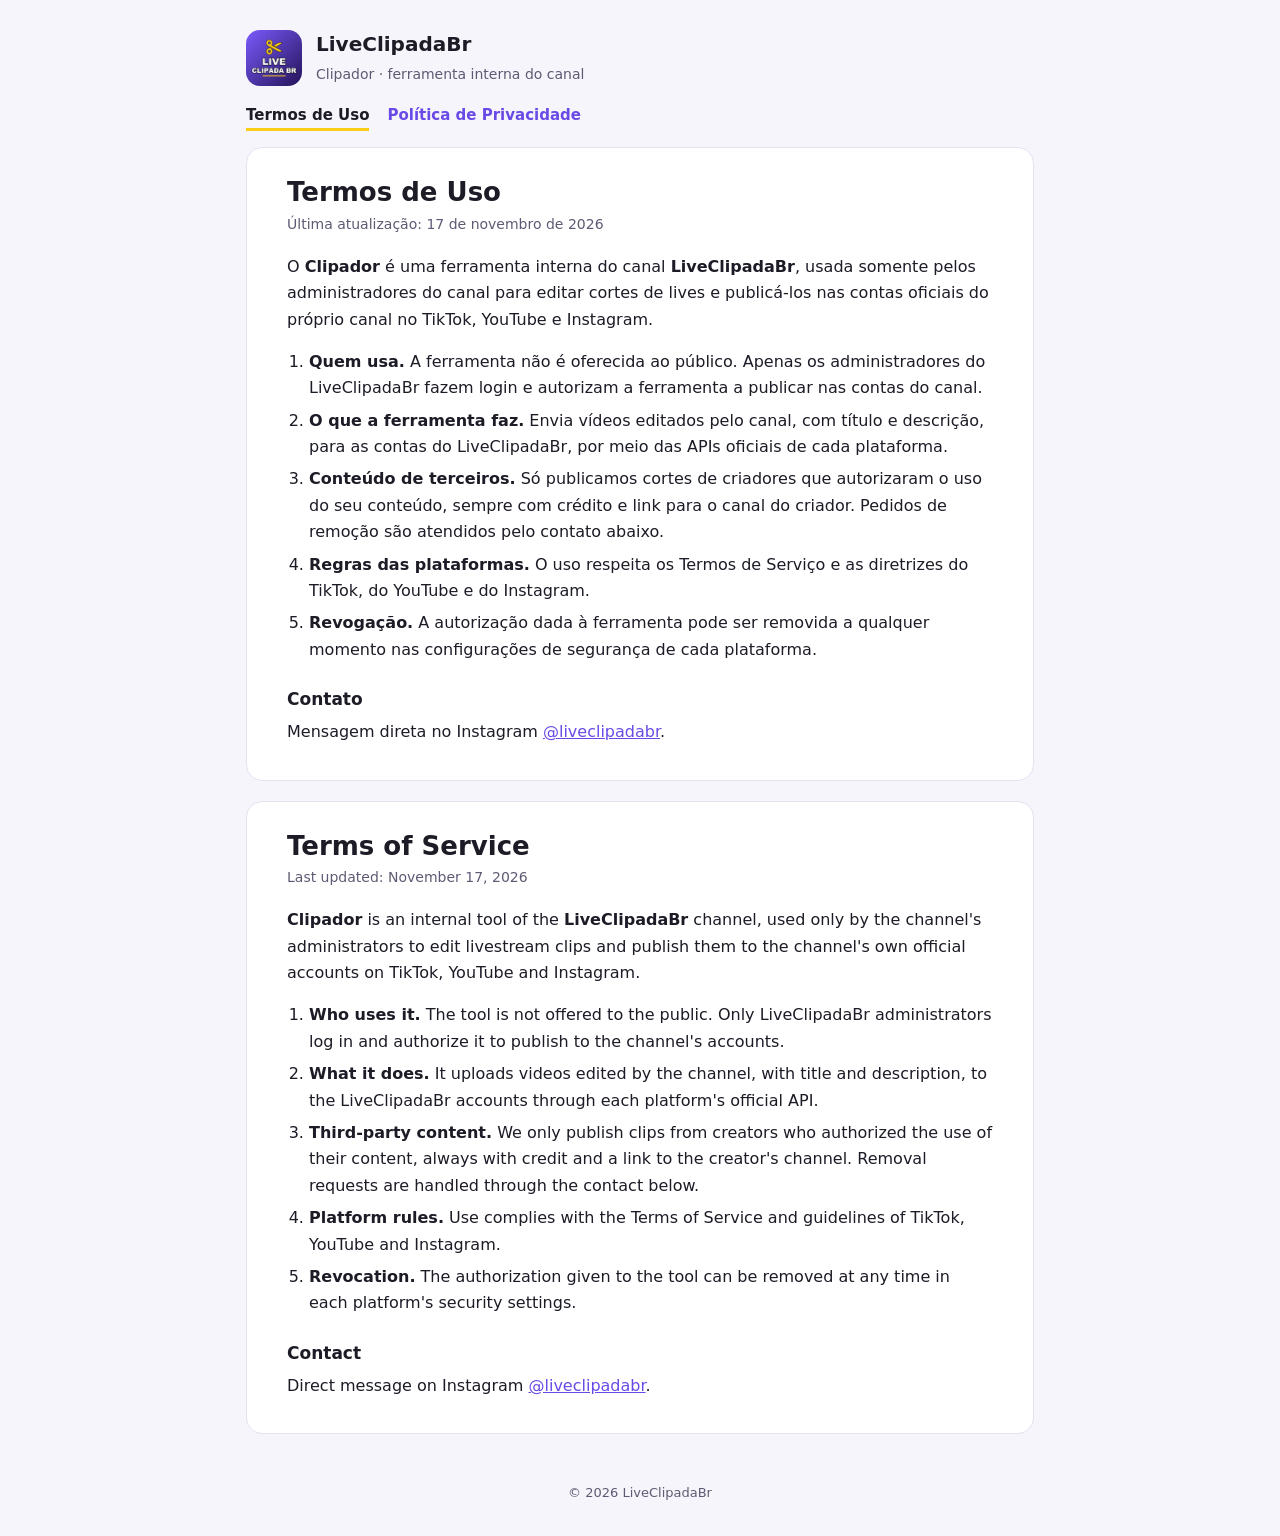
<file: index.html>
<!doctype html>
<html lang="pt-BR">
<head>
<meta charset="utf-8">
<meta name="viewport" content="width=device-width, initial-scale=1">
<title>Termos de Uso · LiveClipadaBr</title>
<meta name="description" content="Termos de Uso do Clipador, ferramenta interna do canal LiveClipadaBr.">
<link rel="icon" href="icone.png">
<link rel="stylesheet" href="estilo.css">
</head>
<body>
<header>
  <img src="icone.png" alt="">
  <div><strong>LiveClipadaBr</strong><span>Clipador · ferramenta interna do canal</span></div>
</header>
<nav>
  <a href="./" aria-current="page">Termos de Uso</a>
  <a href="privacidade.html">Política de Privacidade</a>
</nav>
<main>
<article lang="pt-BR">
  <h1>Termos de Uso</h1>
  <p class="data">Última atualização: 17 de novembro de 2026</p>
  <p>O <strong>Clipador</strong> é uma ferramenta interna do canal <strong>LiveClipadaBr</strong>, usada
  somente pelos administradores do canal para editar cortes de lives e publicá-los nas contas oficiais
  do próprio canal no TikTok, YouTube e Instagram.</p>
  <ol>
    <li><strong>Quem usa.</strong> A ferramenta não é oferecida ao público. Apenas os administradores do
    LiveClipadaBr fazem login e autorizam a ferramenta a publicar nas contas do canal.</li>
    <li><strong>O que a ferramenta faz.</strong> Envia vídeos editados pelo canal, com título e descrição,
    para as contas do LiveClipadaBr, por meio das APIs oficiais de cada plataforma.</li>
    <li><strong>Conteúdo de terceiros.</strong> Só publicamos cortes de criadores que autorizaram o uso do
    seu conteúdo, sempre com crédito e link para o canal do criador. Pedidos de remoção são atendidos
    pelo contato abaixo.</li>
    <li><strong>Regras das plataformas.</strong> O uso respeita os Termos de Serviço e as diretrizes do
    TikTok, do YouTube e do Instagram.</li>
    <li><strong>Revogação.</strong> A autorização dada à ferramenta pode ser removida a qualquer momento nas
    configurações de segurança de cada plataforma.</li>
  </ol>
  <h2>Contato</h2>
  <p>Mensagem direta no Instagram <a href="https://www.instagram.com/liveclipadabr/">@liveclipadabr</a>.</p>
</article>

<article lang="en">
  <h1>Terms of Service</h1>
  <p class="data">Last updated: November 17, 2026</p>
  <p><strong>Clipador</strong> is an internal tool of the <strong>LiveClipadaBr</strong> channel, used only by
  the channel's administrators to edit livestream clips and publish them to the channel's own official
  accounts on TikTok, YouTube and Instagram.</p>
  <ol>
    <li><strong>Who uses it.</strong> The tool is not offered to the public. Only LiveClipadaBr
    administrators log in and authorize it to publish to the channel's accounts.</li>
    <li><strong>What it does.</strong> It uploads videos edited by the channel, with title and description,
    to the LiveClipadaBr accounts through each platform's official API.</li>
    <li><strong>Third-party content.</strong> We only publish clips from creators who authorized the use of
    their content, always with credit and a link to the creator's channel. Removal requests are handled
    through the contact below.</li>
    <li><strong>Platform rules.</strong> Use complies with the Terms of Service and guidelines of TikTok,
    YouTube and Instagram.</li>
    <li><strong>Revocation.</strong> The authorization given to the tool can be removed at any time in each
    platform's security settings.</li>
  </ol>
  <h2>Contact</h2>
  <p>Direct message on Instagram <a href="https://www.instagram.com/liveclipadabr/">@liveclipadabr</a>.</p>
</article>
</main>
<footer>© 2026 LiveClipadaBr</footer>
</body>
</html>
</file>
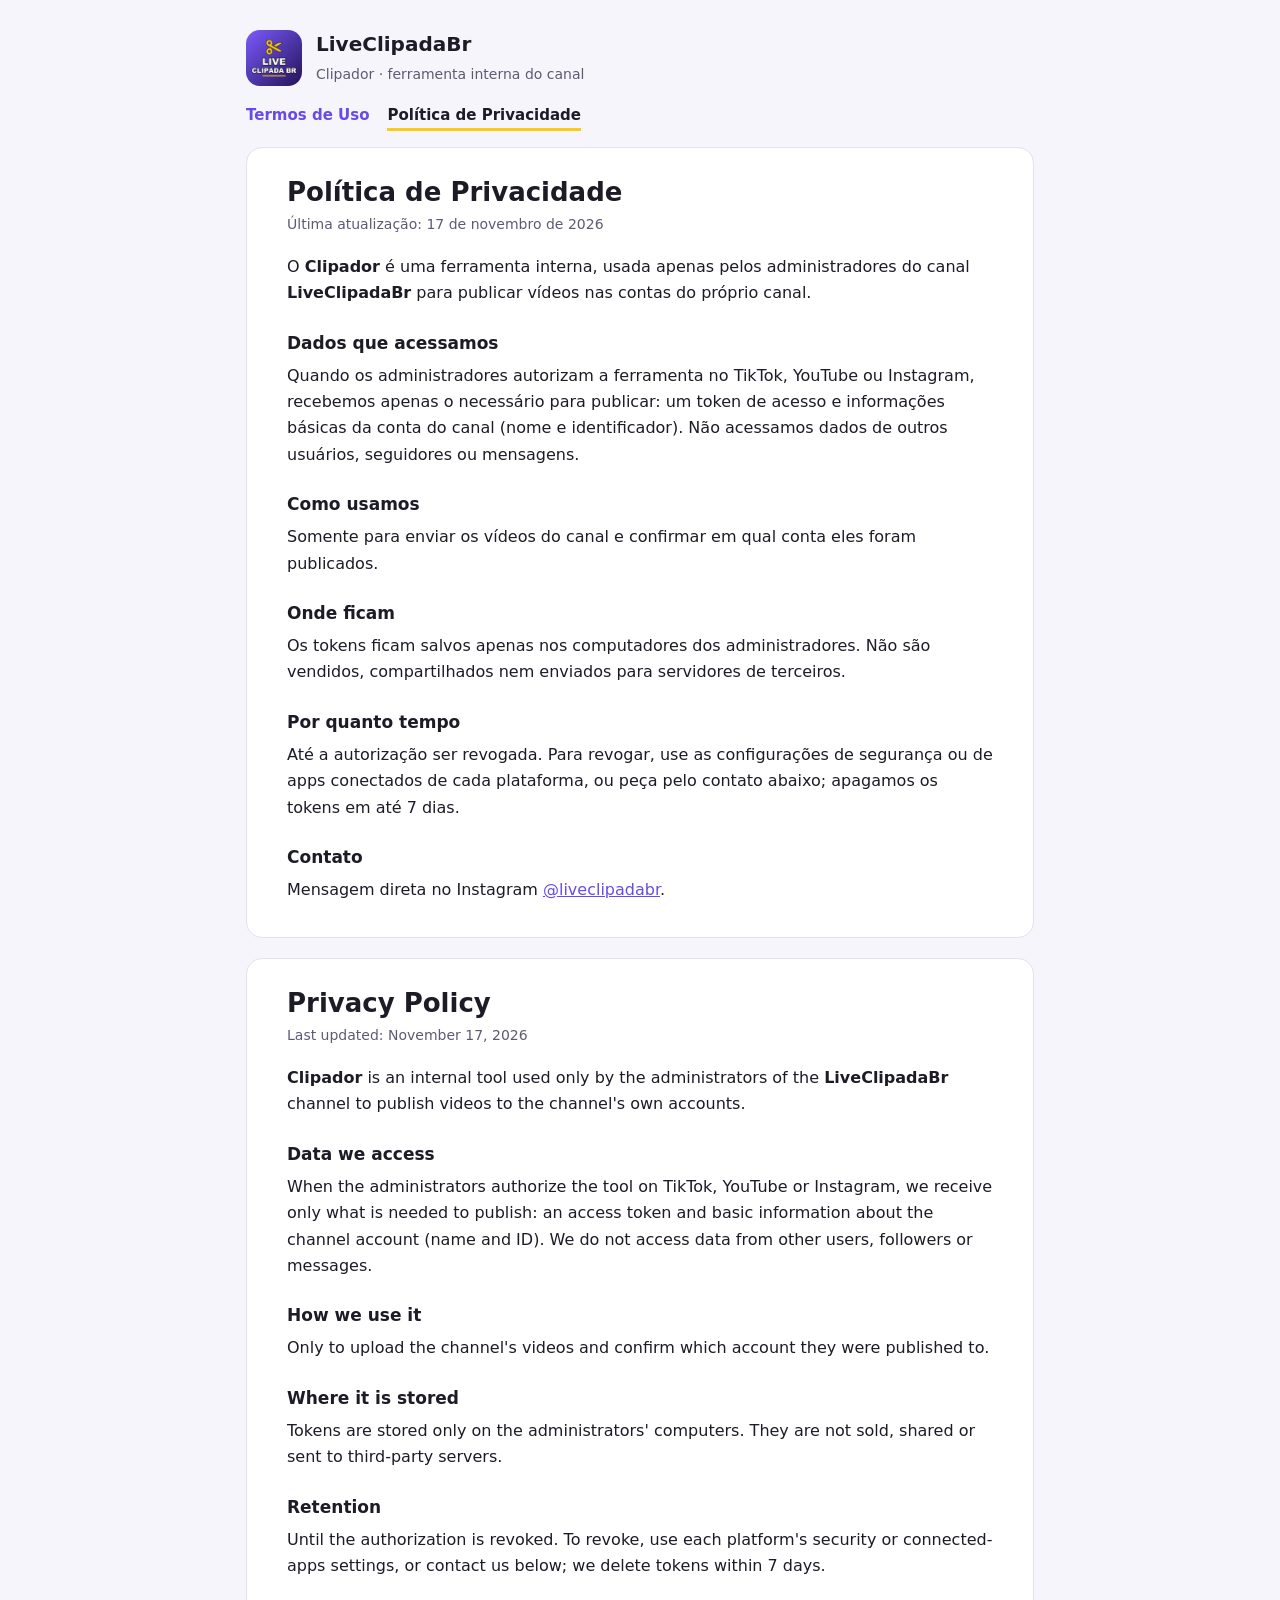
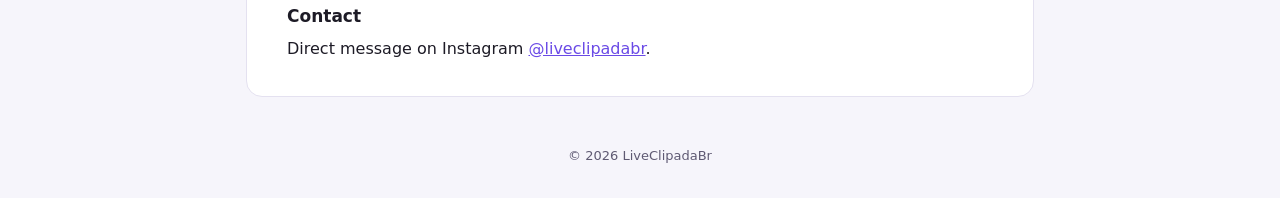
<file: privacidade.html>
<!doctype html>
<html lang="pt-BR">
<head>
<meta charset="utf-8">
<meta name="viewport" content="width=device-width, initial-scale=1">
<title>Política de Privacidade · LiveClipadaBr</title>
<meta name="description" content="Política de Privacidade do Clipador, ferramenta interna do canal LiveClipadaBr.">
<link rel="icon" href="icone.png">
<link rel="stylesheet" href="estilo.css">
</head>
<body>
<header>
  <img src="icone.png" alt="">
  <div><strong>LiveClipadaBr</strong><span>Clipador · ferramenta interna do canal</span></div>
</header>
<nav>
  <a href="./">Termos de Uso</a>
  <a href="privacidade.html" aria-current="page">Política de Privacidade</a>
</nav>
<main>
<article lang="pt-BR">
  <h1>Política de Privacidade</h1>
  <p class="data">Última atualização: 17 de novembro de 2026</p>
  <p>O <strong>Clipador</strong> é uma ferramenta interna, usada apenas pelos administradores do canal
  <strong>LiveClipadaBr</strong> para publicar vídeos nas contas do próprio canal.</p>
  <h2>Dados que acessamos</h2>
  <p>Quando os administradores autorizam a ferramenta no TikTok, YouTube ou Instagram, recebemos apenas o
  necessário para publicar: um token de acesso e informações básicas da conta do canal (nome e
  identificador). Não acessamos dados de outros usuários, seguidores ou mensagens.</p>
  <h2>Como usamos</h2>
  <p>Somente para enviar os vídeos do canal e confirmar em qual conta eles foram publicados.</p>
  <h2>Onde ficam</h2>
  <p>Os tokens ficam salvos apenas nos computadores dos administradores. Não são vendidos, compartilhados
  nem enviados para servidores de terceiros.</p>
  <h2>Por quanto tempo</h2>
  <p>Até a autorização ser revogada. Para revogar, use as configurações de segurança ou de apps conectados de
  cada plataforma, ou peça pelo contato abaixo; apagamos os tokens em até 7 dias.</p>
  <h2>Contato</h2>
  <p>Mensagem direta no Instagram <a href="https://www.instagram.com/liveclipadabr/">@liveclipadabr</a>.</p>
</article>

<article lang="en">
  <h1>Privacy Policy</h1>
  <p class="data">Last updated: November 17, 2026</p>
  <p><strong>Clipador</strong> is an internal tool used only by the administrators of the
  <strong>LiveClipadaBr</strong> channel to publish videos to the channel's own accounts.</p>
  <h2>Data we access</h2>
  <p>When the administrators authorize the tool on TikTok, YouTube or Instagram, we receive only what is
  needed to publish: an access token and basic information about the channel account (name and ID). We do
  not access data from other users, followers or messages.</p>
  <h2>How we use it</h2>
  <p>Only to upload the channel's videos and confirm which account they were published to.</p>
  <h2>Where it is stored</h2>
  <p>Tokens are stored only on the administrators' computers. They are not sold, shared or sent to
  third-party servers.</p>
  <h2>Retention</h2>
  <p>Until the authorization is revoked. To revoke, use each platform's security or connected-apps settings,
  or contact us below; we delete tokens within 7 days.</p>
  <h2>Contact</h2>
  <p>Direct message on Instagram <a href="https://www.instagram.com/liveclipadabr/">@liveclipadabr</a>.</p>
</article>
</main>
<footer>© 2026 LiveClipadaBr</footer>
</body>
</html>
</file>
<file: estilo.css>
:root {
  --fundo: #f6f5fb;
  --cartao: #ffffff;
  --texto: #1d1b26;
  --suave: #5f5a73;
  --roxo: #6a4ae6;
  --amarelo: #facc15;
  --borda: #e4e1f0;
}
@media (prefers-color-scheme: dark) {
  :root {
    --fundo: #0f1115;
    --cartao: #171a21;
    --texto: #e8eaed;
    --suave: #9aa1ad;
    --roxo: #9b85ff;
    --borda: #2a2f3a;
  }
}
* { box-sizing: border-box; }
body {
  margin: 0;
  background: var(--fundo);
  color: var(--texto);
  font: 16px/1.65 "Segoe UI", system-ui, -apple-system, Roboto, Arial, sans-serif;
}
header {
  display: flex;
  align-items: center;
  gap: 14px;
  max-width: 820px;
  margin: 0 auto;
  padding: 28px 16px 8px;
}
header img { width: 56px; height: 56px; border-radius: 14px; }
header strong { display: block; font-size: 20px; }
header span { color: var(--suave); font-size: 14px; }
nav {
  max-width: 820px;
  margin: 0 auto;
  padding: 8px 16px 0;
  display: flex;
  gap: 18px;
  font-size: 15px;
}
nav a { color: var(--roxo); text-decoration: none; font-weight: 600; }
nav a[aria-current="page"] { color: var(--texto); border-bottom: 3px solid var(--amarelo); }
main {
  max-width: 820px;
  margin: 16px auto 48px;
  padding: 0 16px;
}
article {
  background: var(--cartao);
  border: 1px solid var(--borda);
  border-radius: 16px;
  padding: 28px clamp(18px, 4vw, 40px);
  margin-bottom: 20px;
}
h1 { font-size: 26px; line-height: 1.25; margin: 0 0 4px; }
.data { color: var(--suave); font-size: 14px; margin: 0 0 18px; }
h2 { font-size: 17px; margin: 22px 0 4px; }
p, li { margin: 6px 0; }
ol { padding-left: 22px; }
a { color: var(--roxo); }
footer { text-align: center; color: var(--suave); font-size: 13px; padding-bottom: 32px; }
</file>
